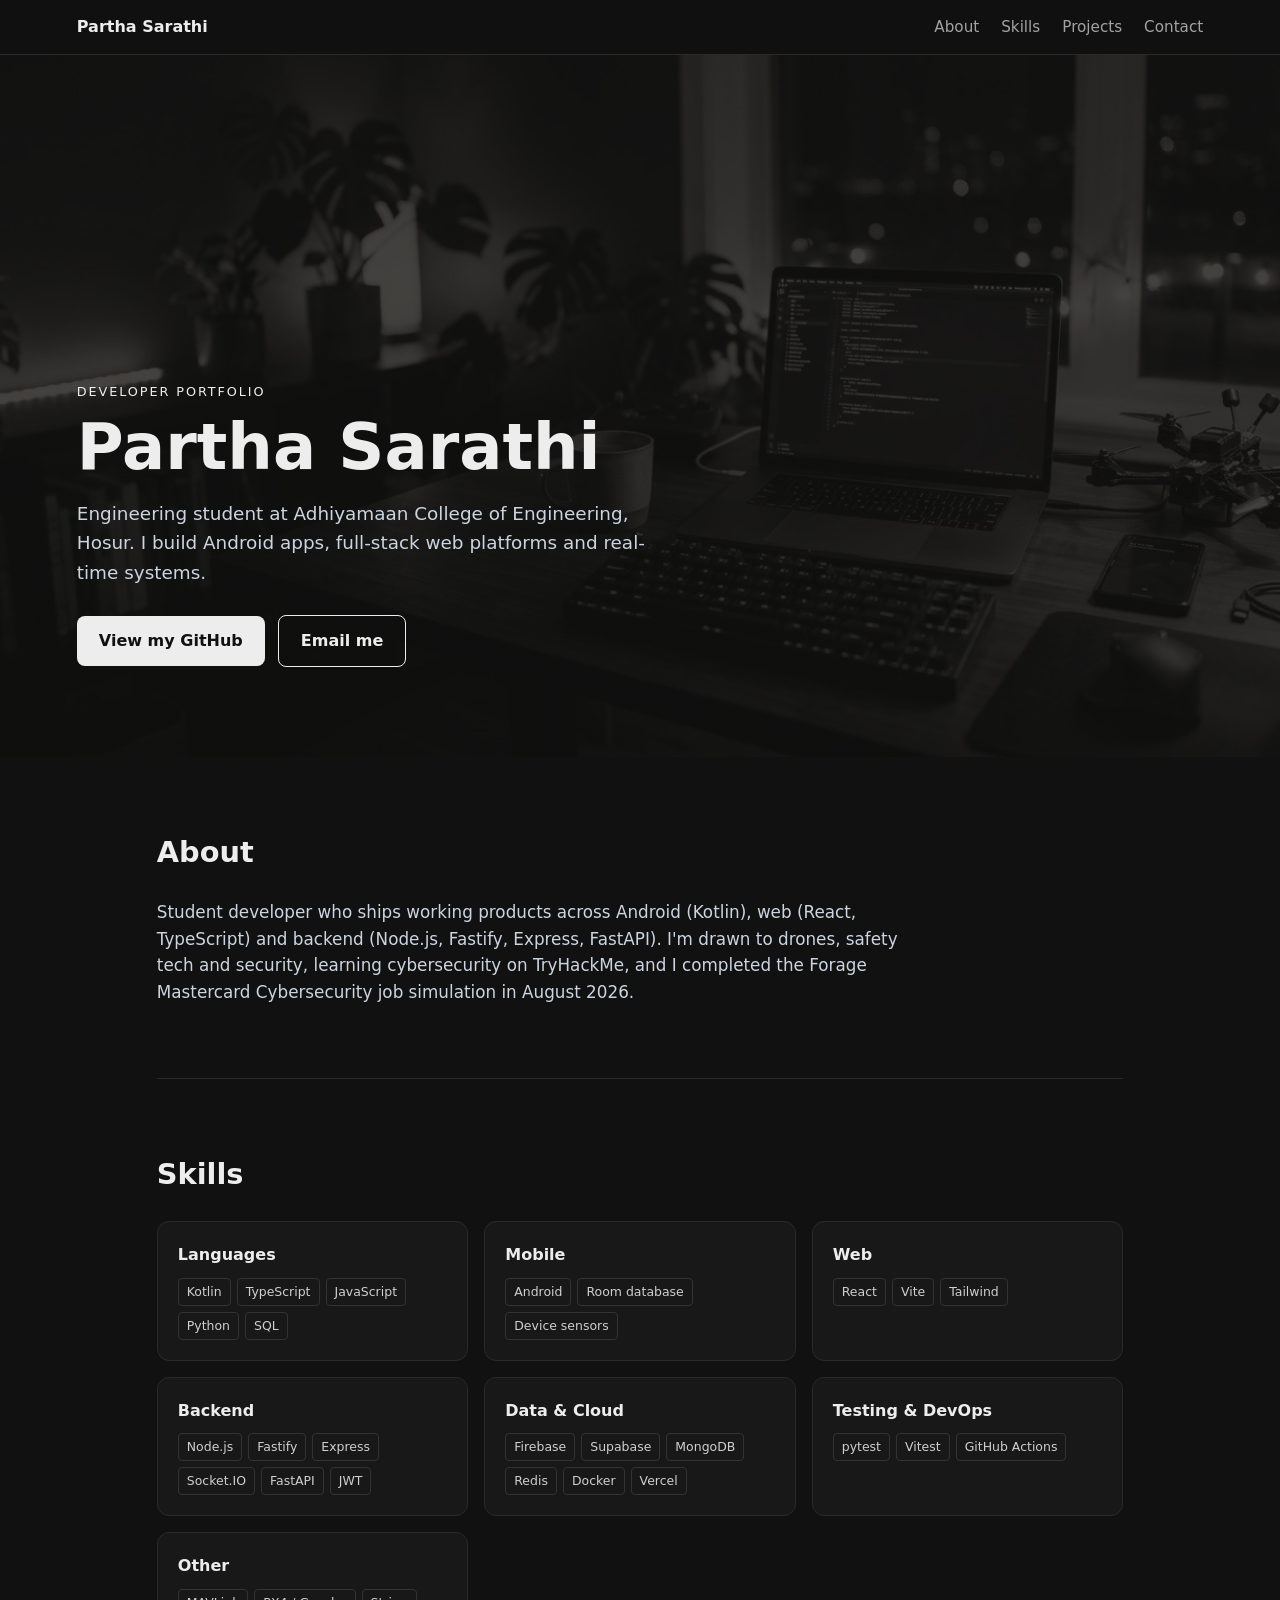
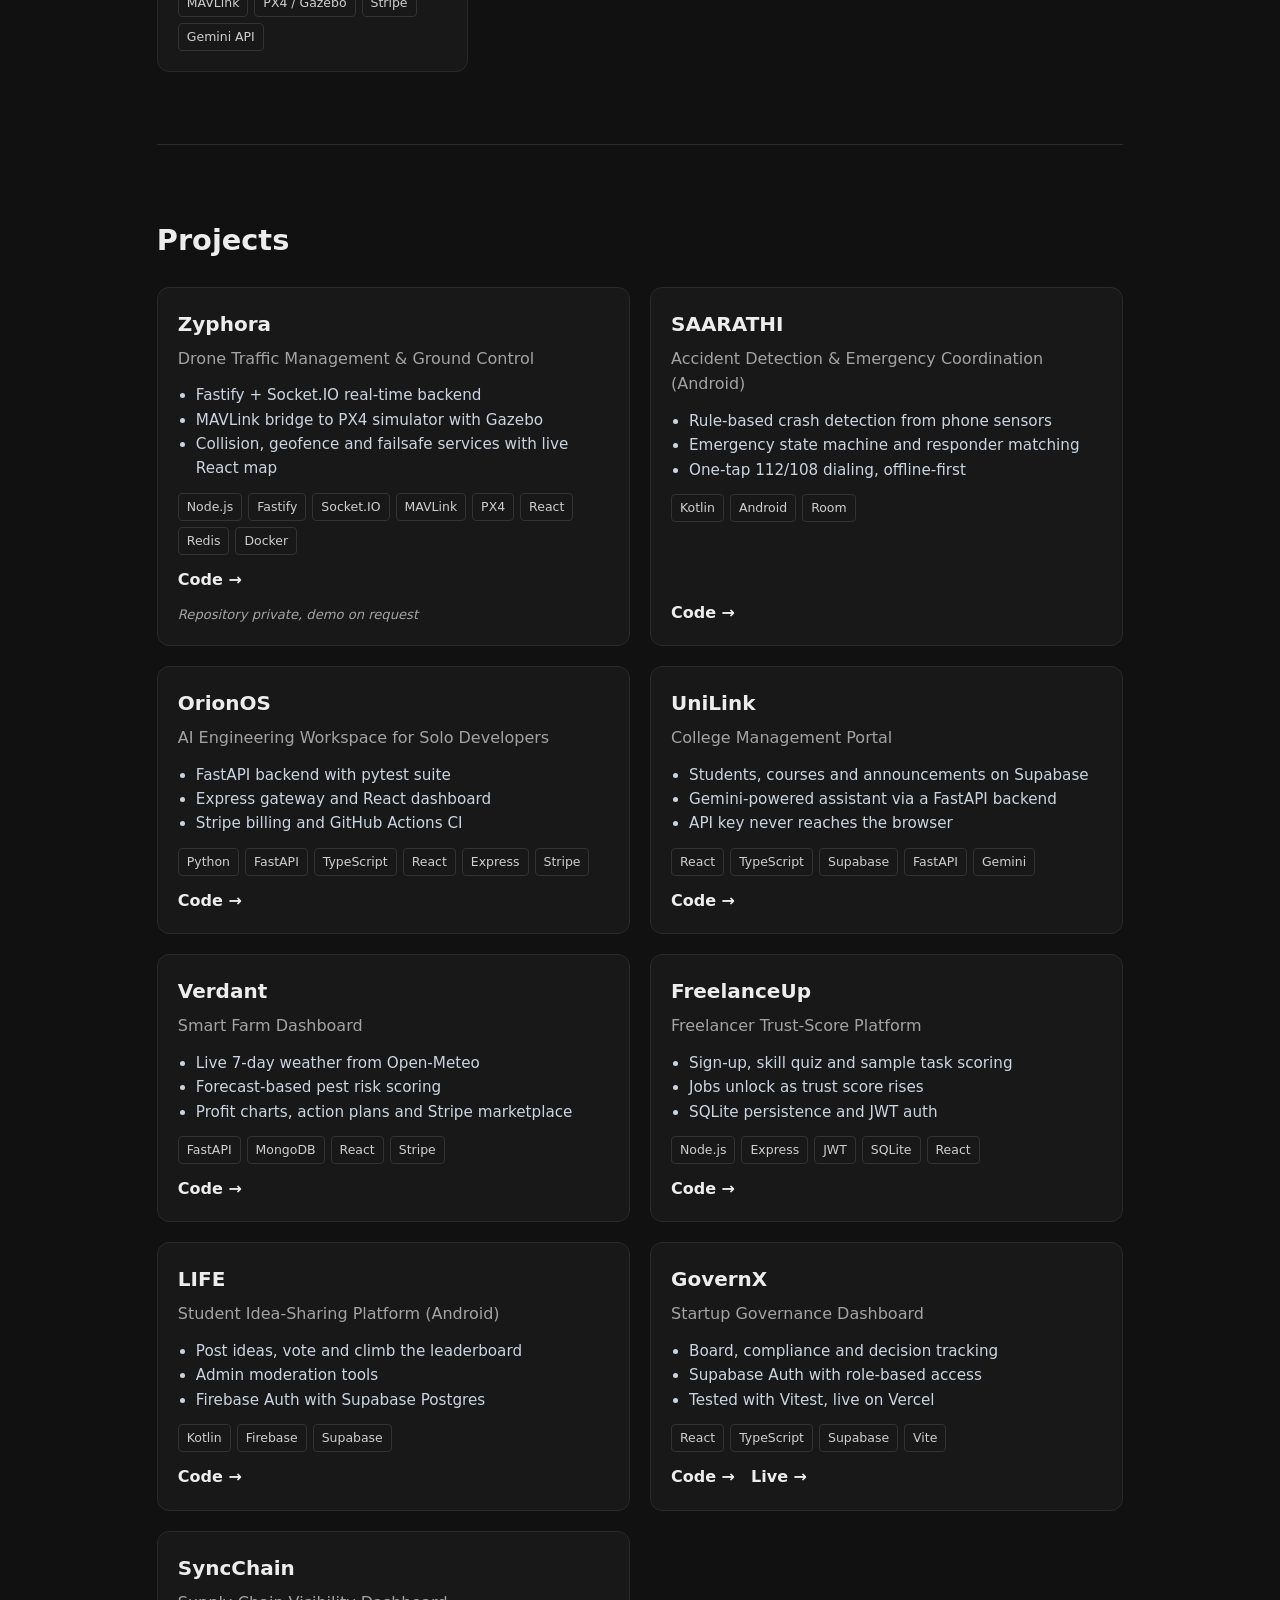
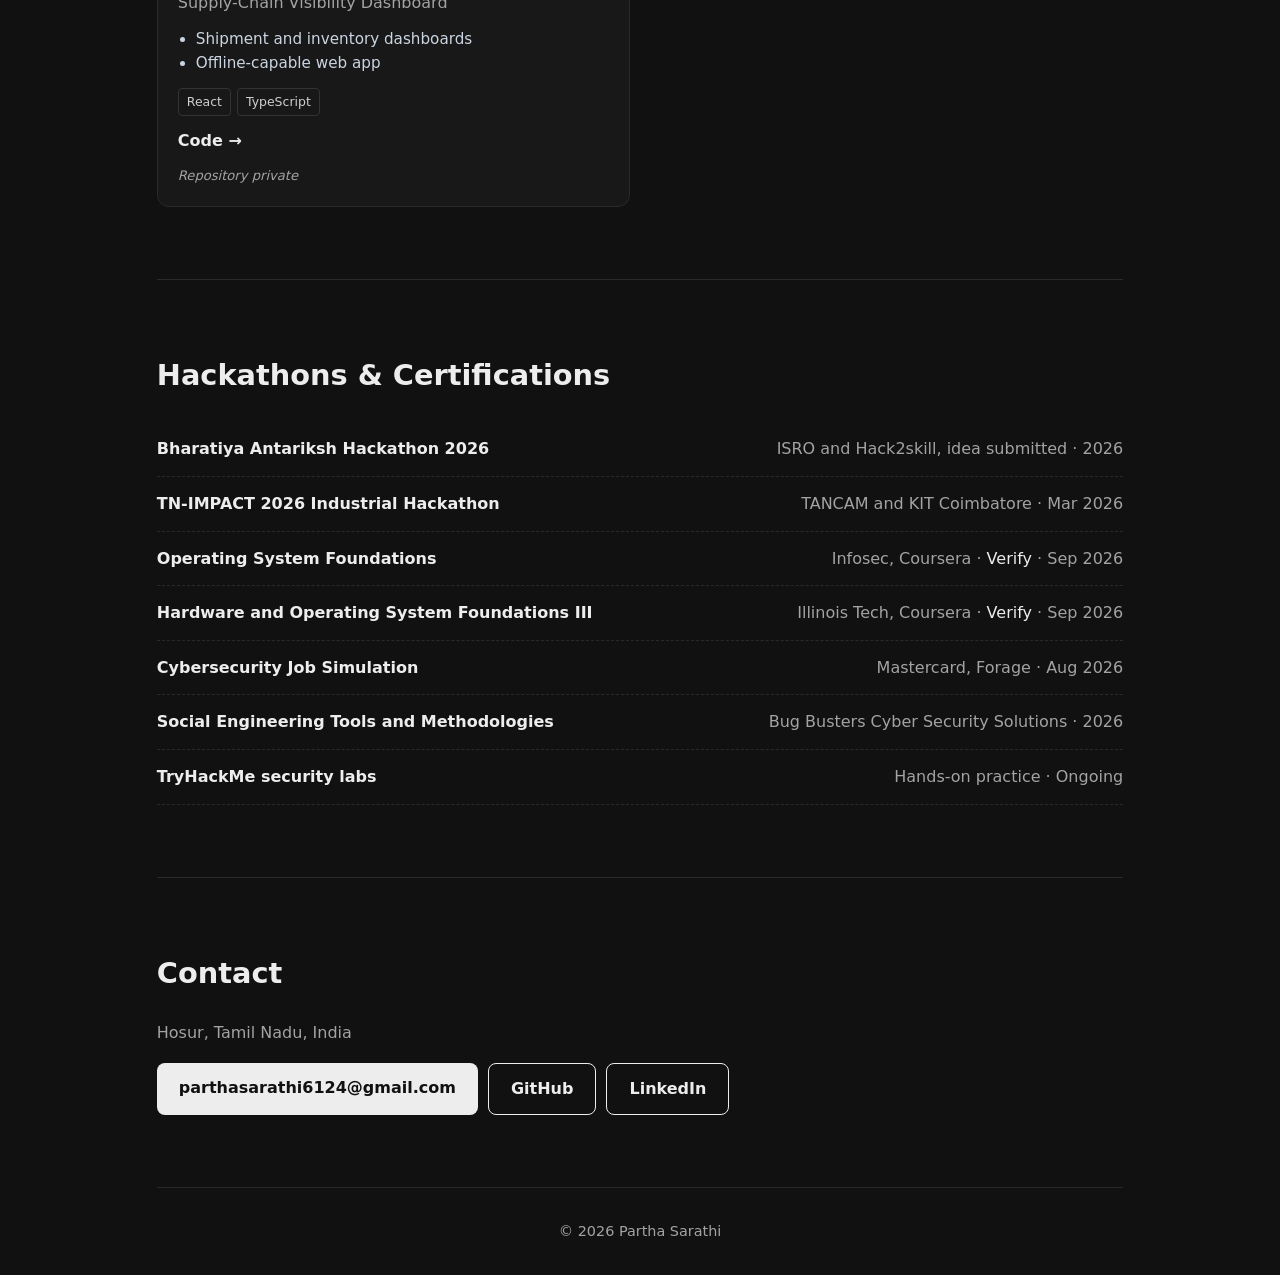
<file: index.html>
<!DOCTYPE html>
<html lang="en"><head><meta charset="utf-8"><meta name="viewport" content="width=device-width,initial-scale=1">
<title>Partha Sarathi | Developer Portfolio</title>
<meta name="description" content="Partha Sarathi: engineering student building Android apps, full-stack web platforms and real-time systems.">
<link rel="icon" href="favicon.svg" type="image/svg+xml"><meta property="og:title" content="Partha Sarathi | Developer Portfolio"><meta property="og:image" content="assets/hero.jpg"><link rel="stylesheet" href="style.css?v=5"></head><body>
<nav><a class="brand" href="#">Partha Sarathi</a><button class="menu-btn" aria-label="Open menu" aria-expanded="false" onclick="var n=document.getElementById('nl');n.classList.toggle('open');this.setAttribute('aria-expanded',n.classList.contains('open'))">&#9776;</button><div id="nl" onclick="this.classList.remove('open')"><a href="#about">About</a><a href="#skills">Skills</a><a href="#projects">Projects</a><a href="#contact">Contact</a></div></nav>
<header class="hero"><div class="hero-inner"><p class="eyebrow">Developer Portfolio</p><h1>Partha Sarathi</h1>
<p class="lead">Engineering student at Adhiyamaan College of Engineering, Hosur. I build Android apps, full-stack web platforms and real-time systems.</p>
<a class="btn" href="https://github.com/psking004" target="_blank" rel="noopener">View my GitHub</a> <a class="btn ghost" href="mailto:parthasarathi6124@gmail.com">Email me</a></div></header>
<main>
<section id="about"><h2>About</h2><p>Student developer who ships working products across Android (Kotlin), web (React, TypeScript) and backend (Node.js, Fastify, Express, FastAPI). I'm drawn to drones, safety tech and security, learning cybersecurity on TryHackMe, and I completed the Forage Mastercard Cybersecurity job simulation in August 2026.</p></section>
<section id="skills"><h2>Skills</h2><div class="skills"><div class="skill"><h4>Languages</h4><div class="tags"><span class="tag">Kotlin</span><span class="tag">TypeScript</span><span class="tag">JavaScript</span><span class="tag">Python</span><span class="tag">SQL</span></div></div><div class="skill"><h4>Mobile</h4><div class="tags"><span class="tag">Android</span><span class="tag">Room database</span><span class="tag">Device sensors</span></div></div><div class="skill"><h4>Web</h4><div class="tags"><span class="tag">React</span><span class="tag">Vite</span><span class="tag">Tailwind</span></div></div><div class="skill"><h4>Backend</h4><div class="tags"><span class="tag">Node.js</span><span class="tag">Fastify</span><span class="tag">Express</span><span class="tag">Socket.IO</span><span class="tag">FastAPI</span><span class="tag">JWT</span></div></div><div class="skill"><h4>Data & Cloud</h4><div class="tags"><span class="tag">Firebase</span><span class="tag">Supabase</span><span class="tag">MongoDB</span><span class="tag">Redis</span><span class="tag">Docker</span><span class="tag">Vercel</span></div></div><div class="skill"><h4>Testing & DevOps</h4><div class="tags"><span class="tag">pytest</span><span class="tag">Vitest</span><span class="tag">GitHub Actions</span></div></div><div class="skill"><h4>Other</h4><div class="tags"><span class="tag">MAVLink</span><span class="tag">PX4 / Gazebo</span><span class="tag">Stripe</span><span class="tag">Gemini API</span></div></div></div></section>
<section id="projects"><h2>Projects</h2><div class="grid"><article class="card"><h3>Zyphora</h3><p class="pitch">Drone Traffic Management & Ground Control</p><ul><li>Fastify + Socket.IO real-time backend</li><li>MAVLink bridge to PX4 simulator with Gazebo</li><li>Collision, geofence and failsafe services with live React map</li></ul><div class="tags"><span class="tag">Node.js</span><span class="tag">Fastify</span><span class="tag">Socket.IO</span><span class="tag">MAVLink</span><span class="tag">PX4</span><span class="tag">React</span><span class="tag">Redis</span><span class="tag">Docker</span></div><div class="links"><a href="https://github.com/psking004/NEUROSKY" target="_blank" rel="noopener">Code &rarr;</a></div><p class="note">Repository private, demo on request</p></article><article class="card"><h3>SAARATHI</h3><p class="pitch">Accident Detection & Emergency Coordination (Android)</p><ul><li>Rule-based crash detection from phone sensors</li><li>Emergency state machine and responder matching</li><li>One-tap 112/108 dialing, offline-first</li></ul><div class="tags"><span class="tag">Kotlin</span><span class="tag">Android</span><span class="tag">Room</span></div><div class="links"><a href="https://github.com/psking004/SAARATHI" target="_blank" rel="noopener">Code &rarr;</a></div></article><article class="card"><h3>OrionOS</h3><p class="pitch">AI Engineering Workspace for Solo Developers</p><ul><li>FastAPI backend with pytest suite</li><li>Express gateway and React dashboard</li><li>Stripe billing and GitHub Actions CI</li></ul><div class="tags"><span class="tag">Python</span><span class="tag">FastAPI</span><span class="tag">TypeScript</span><span class="tag">React</span><span class="tag">Express</span><span class="tag">Stripe</span></div><div class="links"><a href="https://github.com/psking004/OrionAi" target="_blank" rel="noopener">Code &rarr;</a></div></article><article class="card"><h3>UniLink</h3><p class="pitch">College Management Portal</p><ul><li>Students, courses and announcements on Supabase</li><li>Gemini-powered assistant via a FastAPI backend</li><li>API key never reaches the browser</li></ul><div class="tags"><span class="tag">React</span><span class="tag">TypeScript</span><span class="tag">Supabase</span><span class="tag">FastAPI</span><span class="tag">Gemini</span></div><div class="links"><a href="https://github.com/psking004/unilink" target="_blank" rel="noopener">Code &rarr;</a></div></article><article class="card"><h3>Verdant</h3><p class="pitch">Smart Farm Dashboard</p><ul><li>Live 7-day weather from Open-Meteo</li><li>Forecast-based pest risk scoring</li><li>Profit charts, action plans and Stripe marketplace</li></ul><div class="tags"><span class="tag">FastAPI</span><span class="tag">MongoDB</span><span class="tag">React</span><span class="tag">Stripe</span></div><div class="links"><a href="https://github.com/psking004/VERDANT-AI" target="_blank" rel="noopener">Code &rarr;</a></div></article><article class="card"><h3>FreelanceUp</h3><p class="pitch">Freelancer Trust-Score Platform</p><ul><li>Sign-up, skill quiz and sample task scoring</li><li>Jobs unlock as trust score rises</li><li>SQLite persistence and JWT auth</li></ul><div class="tags"><span class="tag">Node.js</span><span class="tag">Express</span><span class="tag">JWT</span><span class="tag">SQLite</span><span class="tag">React</span></div><div class="links"><a href="https://github.com/psking004/freelance-mvp" target="_blank" rel="noopener">Code &rarr;</a></div></article><article class="card"><h3>LIFE</h3><p class="pitch">Student Idea-Sharing Platform (Android)</p><ul><li>Post ideas, vote and climb the leaderboard</li><li>Admin moderation tools</li><li>Firebase Auth with Supabase Postgres</li></ul><div class="tags"><span class="tag">Kotlin</span><span class="tag">Firebase</span><span class="tag">Supabase</span></div><div class="links"><a href="https://github.com/psking004/LIFE" target="_blank" rel="noopener">Code &rarr;</a></div></article><article class="card"><h3>GovernX</h3><p class="pitch">Startup Governance Dashboard</p><ul><li>Board, compliance and decision tracking</li><li>Supabase Auth with role-based access</li><li>Tested with Vitest, live on Vercel</li></ul><div class="tags"><span class="tag">React</span><span class="tag">TypeScript</span><span class="tag">Supabase</span><span class="tag">Vite</span></div><div class="links"><a href="https://github.com/psking004/governx-mvp" target="_blank" rel="noopener">Code &rarr;</a><a href="https://governx-mvp.vercel.app" target="_blank" rel="noopener">Live &rarr;</a></div></article><article class="card"><h3>SyncChain</h3><p class="pitch">Supply-Chain Visibility Dashboard</p><ul><li>Shipment and inventory dashboards</li><li>Offline-capable web app</li></ul><div class="tags"><span class="tag">React</span><span class="tag">TypeScript</span></div><div class="links"><a href="https://github.com/psking004/flow-guardian-42" target="_blank" rel="noopener">Code &rarr;</a></div><p class="note">Repository private</p></article></div></section>
<section id="achievements"><h2>Hackathons &amp; Certifications</h2><ul class="timeline"><li><strong>Bharatiya Antariksh Hackathon 2026</strong><span>ISRO and Hack2skill, idea submitted &middot; 2026</span></li><li><strong>TN-IMPACT 2026 Industrial Hackathon</strong><span>TANCAM and KIT Coimbatore &middot; Mar 2026</span></li><li><strong>Operating System Foundations</strong><span>Infosec, Coursera &middot; <a href="https://coursera.org/verify/L2IC8OYDVJ62" target="_blank" rel="noopener">Verify</a> &middot; Sep 2026</span></li><li><strong>Hardware and Operating System Foundations III</strong><span>Illinois Tech, Coursera &middot; <a href="https://coursera.org/verify/KJB5RQ9U1B2W" target="_blank" rel="noopener">Verify</a> &middot; Sep 2026</span></li><li><strong>Cybersecurity Job Simulation</strong><span>Mastercard, Forage &middot; Aug 2026</span></li><li><strong>Social Engineering Tools and Methodologies</strong><span>Bug Busters Cyber Security Solutions &middot; 2026</span></li><li><strong>TryHackMe security labs</strong><span>Hands-on practice &middot; Ongoing</span></li></ul></section>
<section id="contact"><h2>Contact</h2><p>Hosur, Tamil Nadu, India</p><div class="contact-links"><a class="btn" href="mailto:parthasarathi6124@gmail.com">parthasarathi6124@gmail.com</a><a class="btn ghost" href="https://github.com/psking004" target="_blank" rel="noopener">GitHub</a><a class="btn ghost" href="https://www.linkedin.com/in/partha-sarathi-187582381" target="_blank" rel="noopener">LinkedIn</a></div></section>
</main><footer>&copy; 2026 Partha Sarathi</footer></body></html>
</file>
<file: style.css>
:root{--bg:#111111;--panel:#181818;--line:#2a2a2a;--text:#ededed;--muted:#a3a3a3;--accent:#ededed}
*{box-sizing:border-box;margin:0;padding:0}
html{scroll-behavior:smooth}
body{font-family:system-ui,-apple-system,"Segoe UI",Roboto,sans-serif;background:var(--bg);color:var(--text);line-height:1.6}
a{color:var(--accent);text-decoration:none}
nav{position:sticky;top:0;z-index:10;display:flex;justify-content:space-between;align-items:center;padding:14px 6vw;background:rgba(17,17,17,.9);backdrop-filter:blur(8px);border-bottom:1px solid var(--line)}
nav .brand{color:var(--text);font-weight:700}
nav div a{margin-left:22px;color:var(--muted);font-size:.95rem}
nav div a:hover{color:var(--text)}
.hero{min-height:78vh;display:flex;align-items:flex-end;background:#111 url(assets/hero.jpg) center/cover no-repeat;position:relative}.hero::before{content:"";position:absolute;inset:0;background:rgba(17,17,17,.72)}.hero-inner{position:relative}
.hero-inner{padding:0 6vw 10vh;max-width:760px}
.eyebrow{color:var(--accent);text-transform:uppercase;letter-spacing:.15em;font-size:.8rem;margin-bottom:10px}
h1{font-size:clamp(2.4rem,6vw,4rem);line-height:1.1;margin-bottom:16px}
.lead{color:#cbd5e1;font-size:1.15rem;margin-bottom:28px}
.btn{display:inline-block;background:var(--accent);color:#111;font-weight:600;padding:12px 22px;border-radius:8px}
.btn:hover{filter:brightness(1.1)}
main{max-width:1120px;margin:0 auto;padding:0 6vw}
section{padding:72px 0;border-bottom:1px solid var(--line)}
h2{font-size:1.8rem;margin-bottom:24px}
#about p{color:#cbd5e1;max-width:760px;font-size:1.05rem}
.skills{display:grid;grid-template-columns:repeat(auto-fill,minmax(240px,1fr));gap:16px}
.skill,.card{background:var(--panel);border:1px solid var(--line);border-radius:12px;padding:20px}
.skill h4{margin-bottom:10px}
.tags{display:flex;flex-wrap:wrap;gap:6px}
.tag{font-size:.78rem;background:transparent;color:#cfcfcf;border:1px solid #333;padding:3px 8px;border-radius:4px}
.grid{display:grid;grid-template-columns:repeat(auto-fill,minmax(320px,1fr));gap:20px}
.card{display:flex;flex-direction:column;gap:12px;transition:transform .15s,border-color .15s}
.card:hover{transform:translateY(-3px);border-color:#334155}
.card h3{font-size:1.25rem}
.pitch{color:var(--muted);margin-top:-6px}
.card ul{padding-left:18px;color:#cbd5e1;font-size:.95rem}
.links{display:flex;gap:16px;margin-top:auto;font-weight:600}
.note{font-size:.82rem;color:var(--muted);font-style:italic}
.timeline{list-style:none}
.timeline li{display:flex;justify-content:space-between;gap:16px;padding:14px 0;border-bottom:1px dashed var(--line)}
.timeline span{color:var(--muted);white-space:nowrap}
#contact p{color:var(--muted);margin-bottom:18px}
footer{text-align:center;color:var(--muted);padding:32px;font-size:.9rem}
@media(max-width:640px){nav div{display:none}.timeline li{flex-direction:column;gap:2px}}
html,body{overflow-x:hidden;max-width:100%}
img{max-width:100%;height:auto}
.btn.ghost{background:transparent;color:var(--accent);border:1px solid var(--accent);margin-left:8px}
.contact-links{display:flex;flex-wrap:wrap;gap:10px}.contact-links .btn.ghost{margin-left:0}
.menu-btn{display:none;background:none;border:1px solid var(--line);color:var(--text);font-size:1.3rem;padding:4px 10px;border-radius:6px;cursor:pointer}
.card,.skill{min-width:0;overflow-wrap:anywhere}
@media(max-width:640px){
.menu-btn{display:block}
nav div{display:none;position:absolute;top:100%;left:0;right:0;flex-direction:column;background:var(--bg);border-bottom:1px solid var(--line);padding:8px 6vw}
nav div.open{display:flex}
nav div a{margin:0;padding:12px 0}
.grid{grid-template-columns:1fr}
.hero{min-height:70vh}
.hero-inner .btn{margin-top:8px}
.btn.ghost{margin-left:0}
}
</file>
